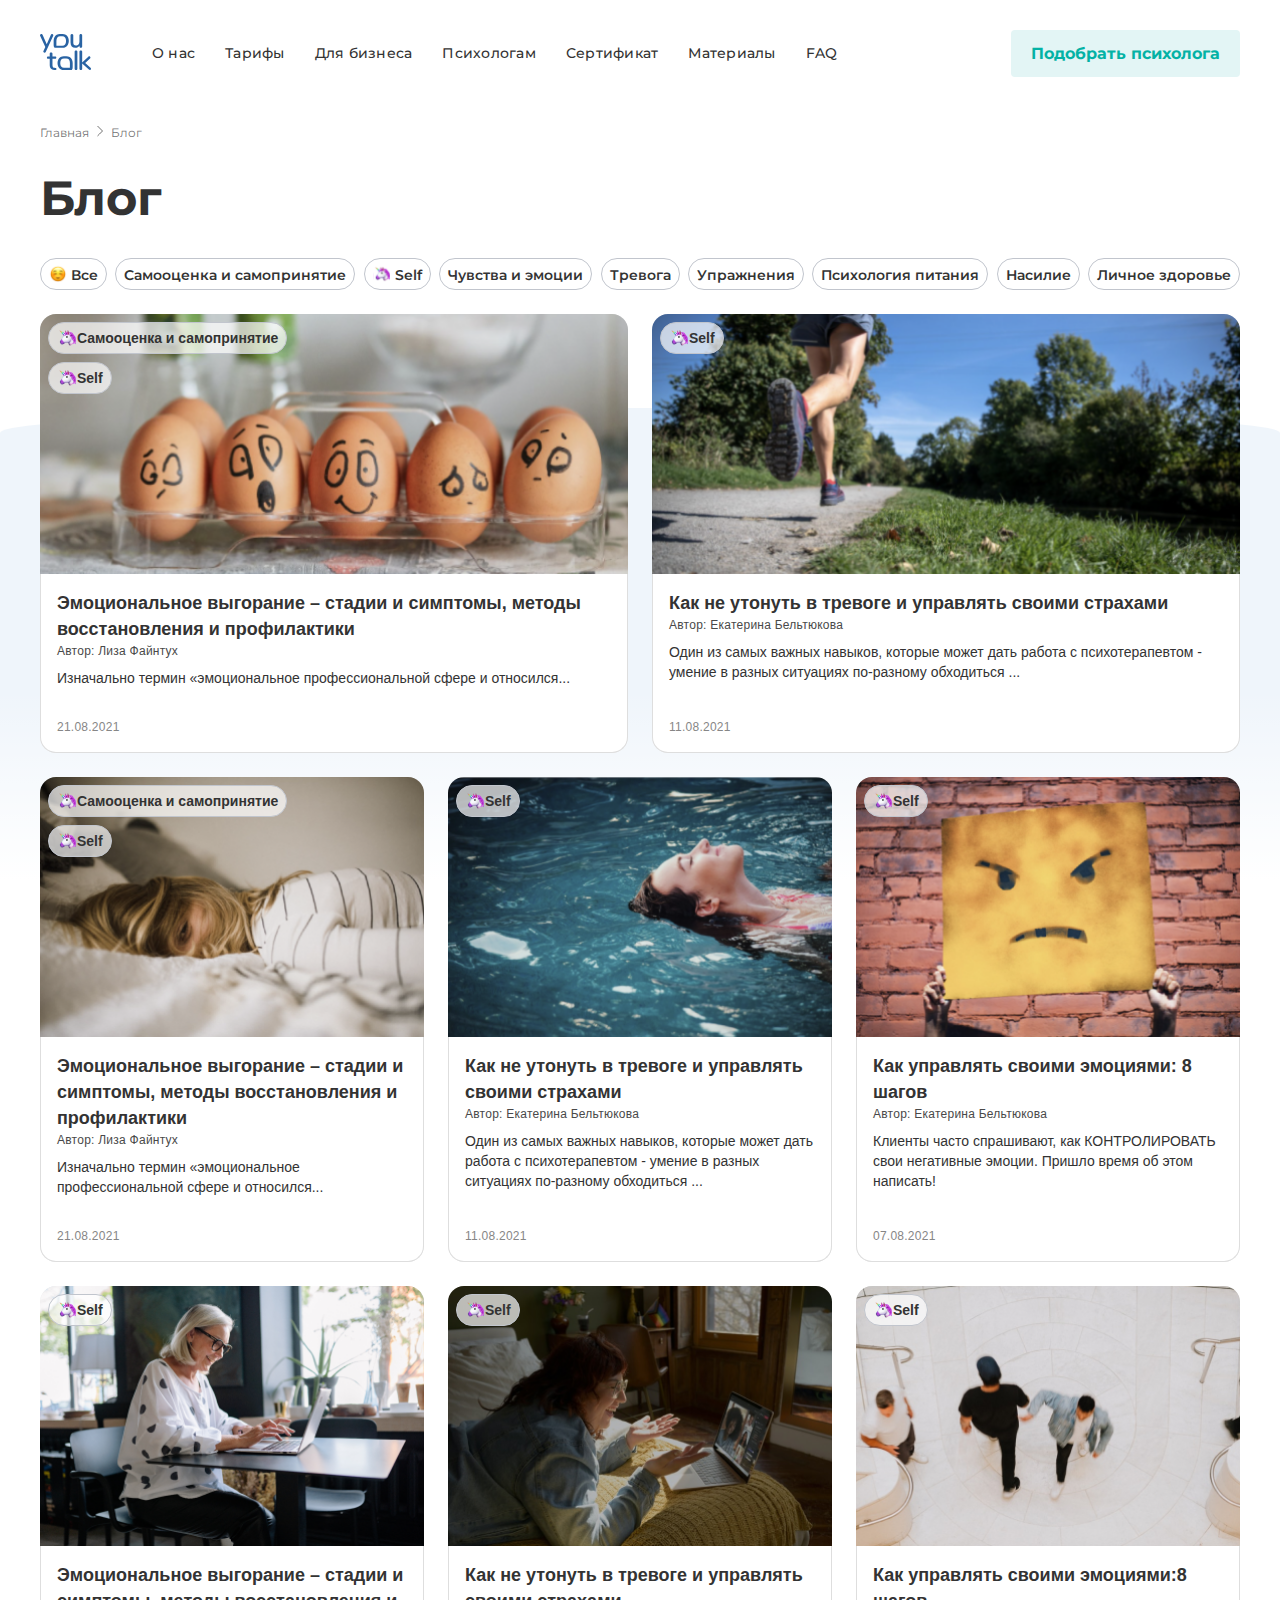
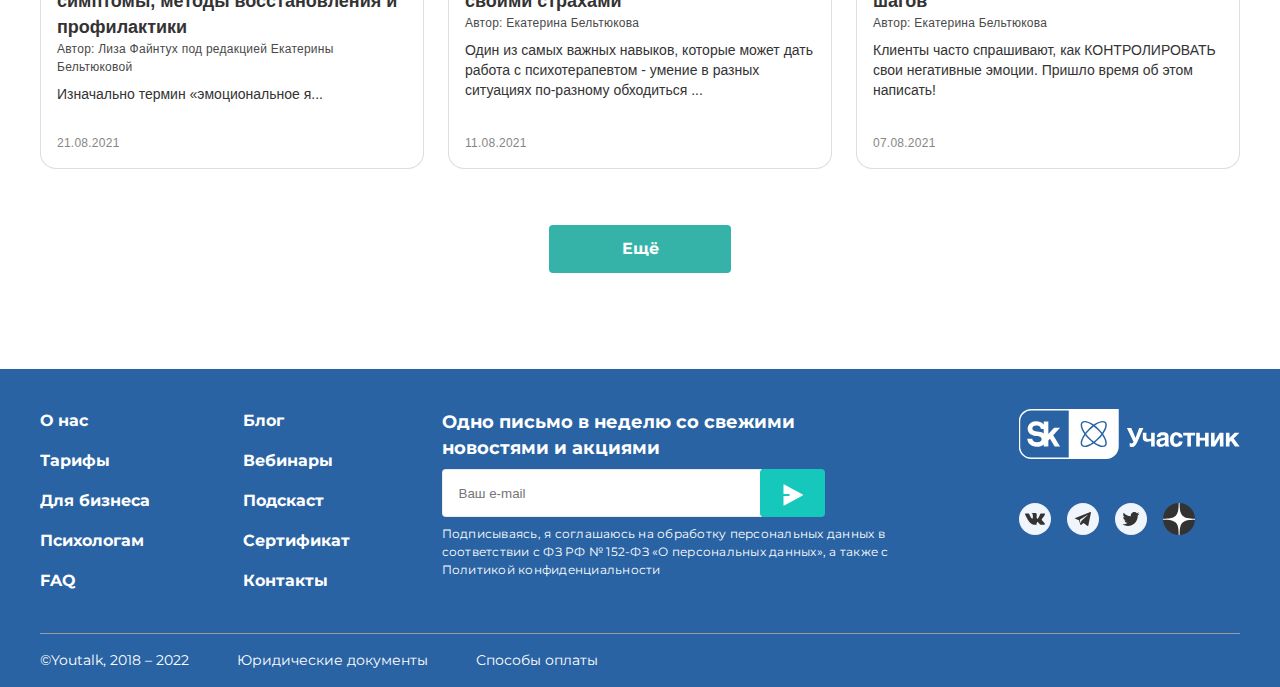
<file: index.html>
<!DOCTYPE html>
<html lang="en">
<head>
    <meta charset="UTF-8">
    <meta name="viewport" content="width=device-width, initial-scale=1.0">
    <title>Подбор и консультация психолога онлайн — сервис по поиску психологической помощи Youtalk</title>
    <link rel="stylesheet" href="css/style.css">
    <link rel="stylesheet" href="css/media.css">
    <link rel="preconnect" href="https://fonts.googleapis.com">
<link rel="preconnect" href="https://fonts.gstatic.com" crossorigin>
<link href="https://fonts.googleapis.com/css2?family=Montserrat:ital,wght@0,300;0,400;0,500;0,600;0,700;1,300;1,400;1,500;1,600;1,700&display=swap" rel="stylesheet">
</head>
<body>

    <div class="wrapper">
        <header class="header">
            <div class="container">
                <div class="header__inner">
                    <a href="#" class="logo">
                        <img class="ligo_img" src="img/logo.svg" alt="">
                    </a>
                    <div class="burger-menu">
                        <div class="burger"></div>
                      </div>
                    <!--ID указан чтобы потом добавить JS для бургер кнопки.-->
                      <nav class="nav-menu" id="navMenu">
                        <ul>
                          <li><a href="#">Пункт 1</a></li>
                          <li><a href="#">Пункт 2</a></li>
                          <li><a href="#">Пункт 3</a></li>
                          <li><a href="#">Пункт 4</a></li>
                        </ul>
                      </nav>
                    <nav class="menu">
                        <ul class="menu__list">
                            <li class="menu__list-item">
                                <a href="#" class="menu__list-link">О&nbsp;нас</a>
                            </li>
                            <li class="menu__list-item">
                                <a href="#" class="menu__list-link">Тарифы</a>
                            </li>
                            <li class="menu__list-item">
                                <a href="#" class="menu__list-link">Для&nbsp;бизнеса</a>
                            </li>
                            <li class="menu__list-item">
                                <a href="#" class="menu__list-link">Психологам</a>
                            </li>
                            <li class="menu__list-item">
                                <a href="#" class="menu__list-link">Сертификат</a>
                            </li>
                            <li class="menu__list-item">
                                <a href="#" class="menu__list-link">Материалы</a>
                            </li>
                            <li class="menu__list-item">
                                <a href="#" class="menu__list-link">FAQ</a>
                            </li>
                        </ul>
                    </nav>
                    <a href="#" class="nav__btn-link">Подобрать&nbsp;психолога</a>
                </div>
            </div>
        </header>
        <main class="main">
            <div class="container">
                <nav class="breadcrumbs">
                    <ul>
                      <li><a href="#">Главная</a></li>
                      <li>Блог</li>
                    </ul>
                  </nav>
                  <h1 class="blog-title">Блог</h1>
                  <ul class="teggs">
                    <li tabindex="1"><img src="img/SmilingFace.svg" alt="">Все</li>
                    <li tabindex="2">Самооценка и самопринятие</li>
                    <li tabindex="3"><img src="img/Unicorn.svg" alt="">Self</li>
                    <li tabindex="4">Чувства и эмоции</li>
                    <li tabindex="5">Тревога</li>
                    <li tabindex="6">Упражнения</li>
                    <li tabindex="7">Психология питания</li>
                    <li tabindex="8">Насилие</li>
                    <li tabindex="9">Личное здоровье</li>
                  </ul>
                  <div class="card___card">
                    <button class="card" onclick="">
                        <div class="card__img-blok">
                            <img class="card__img" src="img/card_1.png" alt="">
                            <ul class="teggs__card">
                                <li><img src="img/Unicorn.svg" alt="">Самооценка и самопринятие</li>
                                <li><img src="img/Unicorn.svg" alt="">Self</li>
                            </ul>
                        </div>
                        <div class="card__info">
                        <h4 class="card__title">Эмоциональное выгорание – стадии и симптомы, методы восстановления и профилактики</h4>
                        <p class="card_avtor">Автор: Лиза Файнтух</p>
                        <p class="card__text">Изначально термин «эмоциональное профессиональной сфере и относился...</p>
                        <p class="card__data">21.08.2021</p>
                        </div>
                      </button>
                      <button class="card" onclick="window.open('index copy.html', '_blank')">
                        <div class="card__img-blok">
                            <img class="card__img" src="img/card_2.png" alt="">
                        <ul class="teggs__card">
                            <li><img src="img/Unicorn.svg" alt="">Self</li>
                        </ul>
                        </div>
                        <div class="card__info">
                        <h4 class="card__title">Как не утонуть в тревоге и управлять своими страхами</h4>
                        <p class="card_avtor">Автор: Екатерина Бельтюкова</p>
                        <p class="card__text">Один из самых важных навыков, которые может дать работа с психотерапевтом - умение в разных ситуациях по-разному обходиться ...</p>
                        <p class="card__data">11.08.2021</p>
                        </div>
                      </button>
                      <button class="card" onclick="">
                        <div class="card__img-blok">
                            <img class="card__img" src="img/card_3.png" alt="">
                        <ul class="teggs__card">
                            <li><img src="img/Unicorn.svg" alt="">Самооценка и самопринятие</li>
                            <li><img src="img/Unicorn.svg" alt="">Self</li>
                        </ul>
                        </div>
                        <div class="card__info">
                        <h4 class="card__title">Эмоциональное выгорание – стадии и симптомы, методы восстановления и профилактики</h4>
                        <p class="card_avtor">Автор: Лиза Файнтух</p>
                        <p class="card__text">Изначально термин «эмоциональное профессиональной сфере и относился...</p>
                        <p class="card__data">21.08.2021</p>
                        </div>
                      </button>
                      <button class="card" onclick="">
                        <div class="card__img-blok">
                            <img class="card__img" src="img/card_4.png" alt="">
                        <ul class="teggs__card">
                            <li><img src="img/Unicorn.svg" alt="">Self</li>
                        </ul>
                        </div>
                        <div class="card__info">
                        <h4 class="card__title">Как не утонуть в тревоге и управлять своими страхами</h4>
                        <p class="card_avtor">Автор: Екатерина Бельтюкова</p>
                        <p class="card__text">Один из самых важных навыков, которые может дать работа с психотерапевтом - умение в разных ситуациях по-разному обходиться ...</p>
                        <p class="card__data">11.08.2021</p>
                        </div>
                      </button>
                      <button class="card" onclick="">
                        <div class="card__img-blok">
                            <img class="card__img" src="img/card_5.png" alt="">
                        <ul class="teggs__card">
                            <li><img src="img/Unicorn.svg" alt="">Self</li>
                        </ul>
                        </div>
                        <div class="card__info">
                        <h4 class="card__title">Как управлять своими эмоциями: 8 шагов</h4>
                        <p class="card_avtor">Автор: Екатерина Бельтюкова</p>
                        <p class="card__text">Клиенты часто спрашивают, как КОНТРОЛИРОВАТЬ свои негативные эмоции. Пришло время об этом написать!</p>
                        <p class="card__data">07.08.2021</p>
                        </div>
                      </button>
                      <button class="card" onclick="">
                        <div class="card__img-blok">
                            <img class="card__img" src="img/card_6.png" alt="">
                        <ul class="teggs__card">
                            <li><img src="img/Unicorn.svg" alt="">Self</li>
                        </ul>
                        </div>
                        <div class="card__info">
                        <h4 class="card__title">Эмоциональное выгорание – стадии и симптомы, методы восстановления и профилактики</h4>
                        <p class="card_avtor">Автор: Лиза Файнтух под редакцией  Екатерины Бельтюковой</p>
                        <p class="card__text">Изначально термин «эмоциональное я...</p>
                        <p class="card__data">21.08.2021</p>
                        </div>
                      </button>
                      <button class="card" onclick="">
                        <div class="card__img-blok">
                            <img class="card__img" src="img/card_7.png" alt="">
                        <ul class="teggs__card">
                            <li><img src="img/Unicorn.svg" alt="">Self</li>
                        </ul>
                        </div>
                        <div class="card__info">
                        <h4 class="card__title">Как не утонуть в тревоге и управлять своими страхами</h4>
                        <p class="card_avtor">Автор: Екатерина Бельтюкова</p>
                        <p class="card__text">Один из самых важных навыков, которые может дать работа с психотерапевтом - умение в разных ситуациях по-разному обходиться ...</p>
                        <p class="card__data">11.08.2021</p>
                        </div>
                      </button>
                      <button class="card" onclick="">
                        <div class="card__img-blok">
                            <img class="card__img" src="img/card_8.png" alt="">
                        <ul class="teggs__card">
                            <li><img src="img/Unicorn.svg" alt="">Self</li>
                        </ul>
                        </div>
                        <div class="card__info">
                        <h4 class="card__title">Как управлять своими эмоциями:8 шагов</h4>
                        <p class="card_avtor">Автор: Екатерина Бельтюкова</p>
                        <p class="card__text">Клиенты часто спрашивают, как КОНТРОЛИРОВАТЬ свои негативные эмоции. Пришло время об этом написать!</p>
                        <p class="card__data">07.08.2021</p>
                        </div>
                      </button>
                  </div>

                    <div class="btn__bottom-wrapper">
                        <a class="btn__bottom-link" href="#">Ещё</a>
                    </div>
            </div>
        </main>
        <footer class="footer">
            <div class="container">
                <div class="row">
                    <nav class="footer__menu">
                        <ul class="footer__menu-list">
                            <li class="footer__menu-item"><a href="#" class="footer__menu-link">О нас</a></li>
                            <li class="footer__menu-item"><a href="#" class="footer__menu-link">Тарифы</a></li>
                            <li class="footer__menu-item"><a href="#" class="footer__menu-link">Для бизнеса</a></li>
                            <li class="footer__menu-item"><a href="#" class="footer__menu-link">Психологам</a></li>
                            <li class="footer__menu-item"><a href="#" class="footer__menu-link">FAQ</a></li>
                        </ul>
                        <ul class="footer__menu-list">
                           <li class="footer__menu-item"><a href="#" class="footer__menu-link">Блог</a></li>
                           <li class="footer__menu-item"><a href="#" class="footer__menu-link">Вебинары</a></li>
                           <li class="footer__menu-item"><a href="#" class="footer__menu-link">Подскаст</a></li>
                           <li class="footer__menu-item"><a href="#" class="footer__menu-link">Сертификат</a></li>
                           <li class="footer__menu-item"><a href="#" class="footer__menu-link">Контакты</a></li> 
                        </ul>
                    </nav>
                        <div class="footer__form-form">
                            <p class="footer__form-title">Одно письмо в неделю со свежими <br> новостями и акциями</p>
                        <form class="footer__form" action="#">
                            <input class="input" type="email" placeholder="Ваш e-mail">
                            <button class="form__btn" type="submit"><img src="img/form__btn.svg" alt=""></button>
                        </form>
                        <p class="footer__form-text">Подписываясь, я соглашаюсь на обработку персональных данных в соответствии с ФЗ РФ № 152-ФЗ «О персональных данных», а также с Политикой конфиденциальности</p>
                        </div>
                    <div class="contact">
                        <ul class="sk-logo">
                            <li class="sk-logo__item">
                                <a class="sk-logo__item-link" href="#">
                                    <img src="img/sk.svg" alt="">
                                </a>
                            </li>
                        </ul>
                        <ul class="app">
                            <li class="app__item">
                                <a class="app__item-link" href="#">
                                    <img src="img/vk.svg" alt="">
                                </a>
                            </li>
                            <li class="app__item">
                                <a class="app__item-link" href="#">
                                    <img src="img/tg.svg" alt="">
                                </a>
                            </li>
                            <li class="app__item">
                                <a class="app__item-link" href="#">
                                    <img src="img/tw.svg" alt="">
                                </a>
                            </li>
                            <li class="app__item">
                                <a class="app__item-link" href="#">
                                    <img src="img/dz.svg" alt="">
                                </a>
                            </li>
                        </ul>
                    </div>
                </div>
                <nav class="copy__nav">
                    <div class="create-line"></div>
                    <ul class="copy__nav-list">
                        <li class="copy__nav-item"><a href="" class="copy__nav-link" href="#">&copy;Youtalk, 2018 – 2022</a></li>
                        <li class="copy__nav-item"><a href="" class="copy__nav-link" href="#">Юридические документы</a></li>
                        <li class="copy__nav-item"><a href="" class="copy__nav-link" href="#">Способы оплаты</a></li>
                    </ul>
                </nav>
            </div>
        </footer>
    </div>

</body>
</html>
</file>
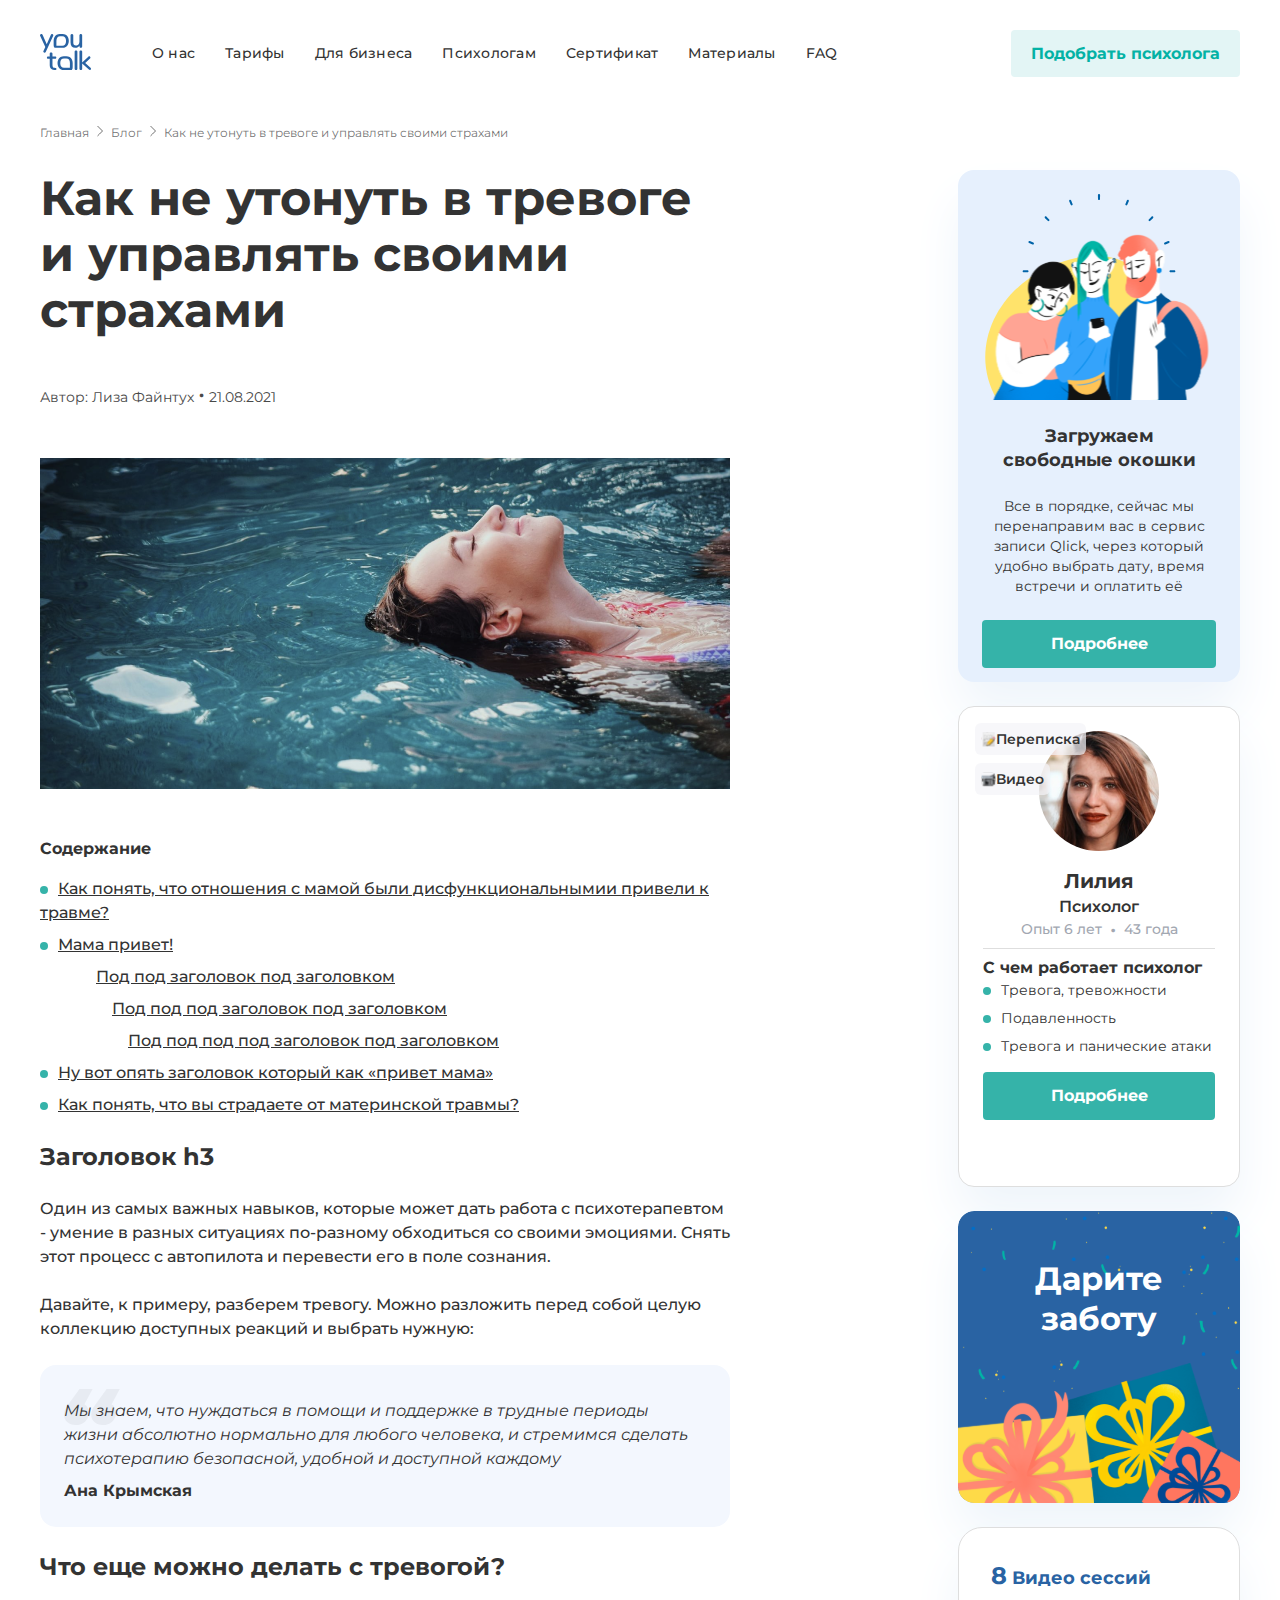
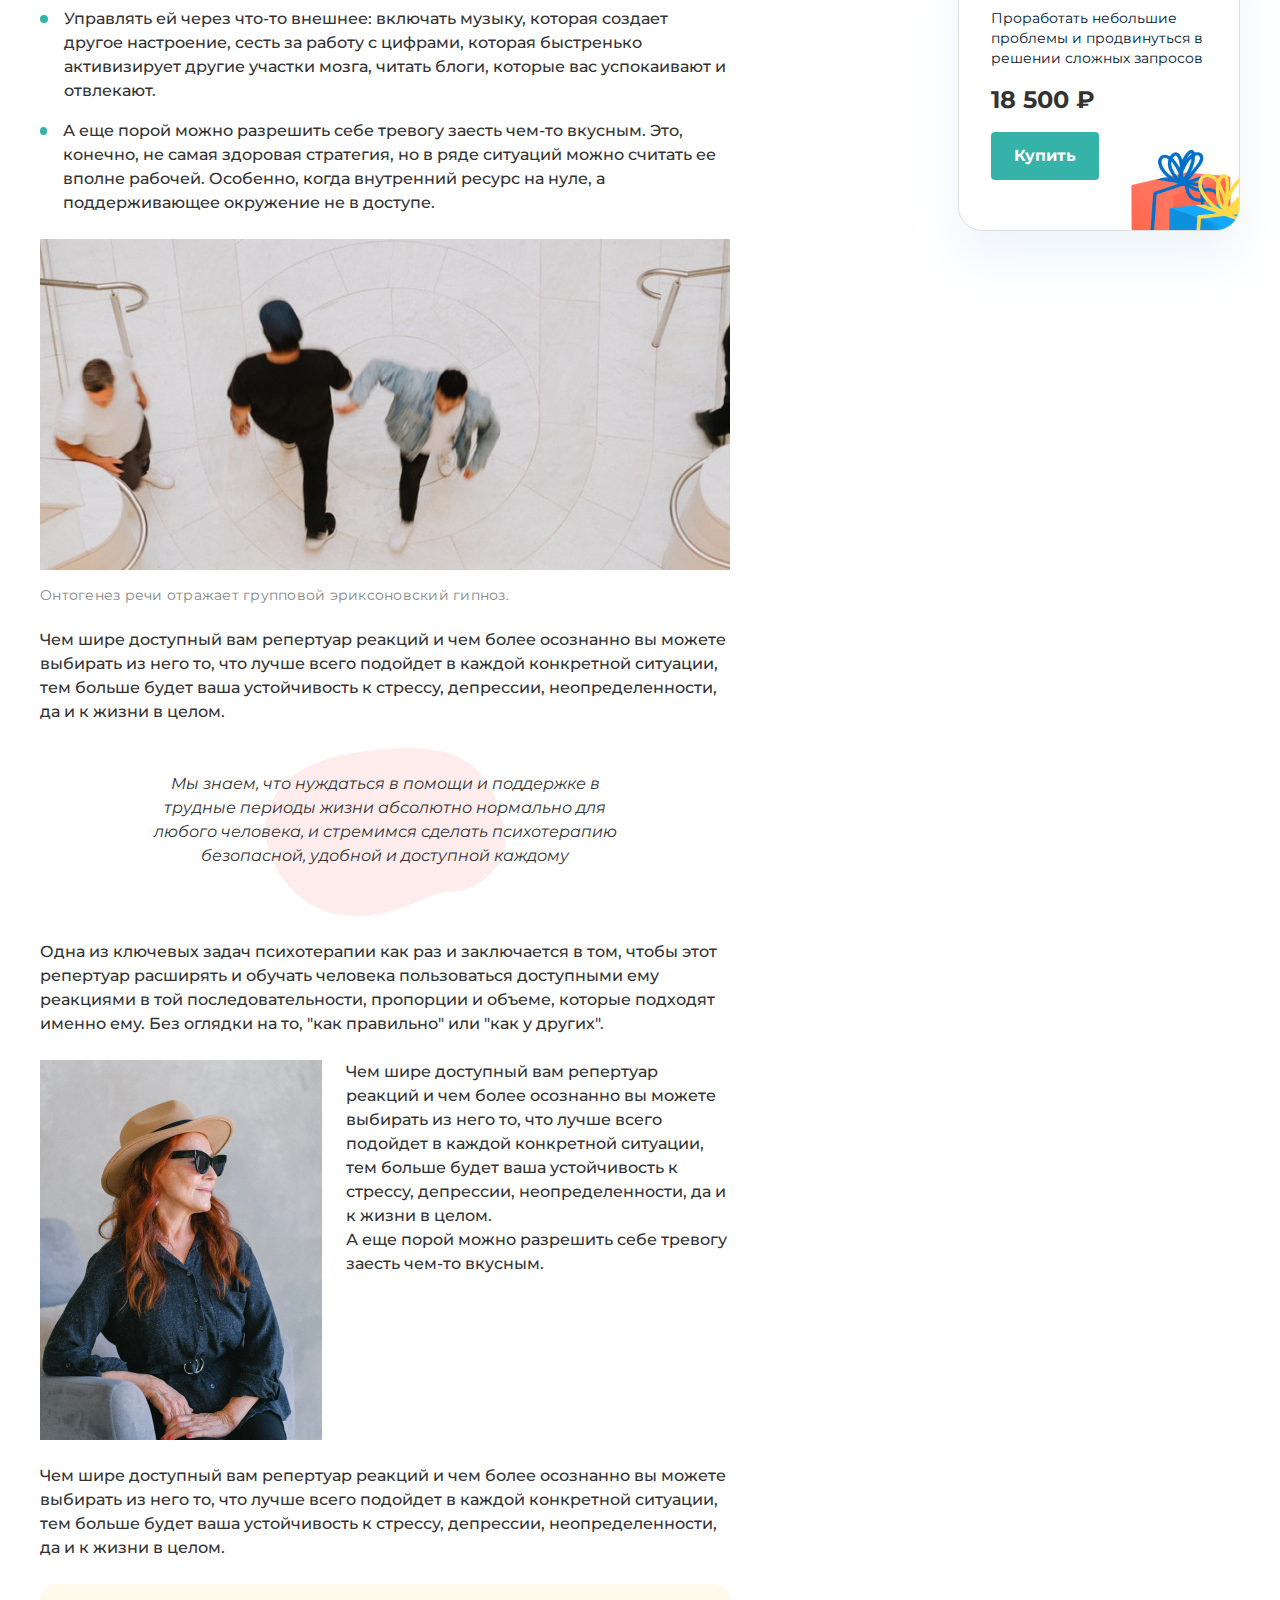
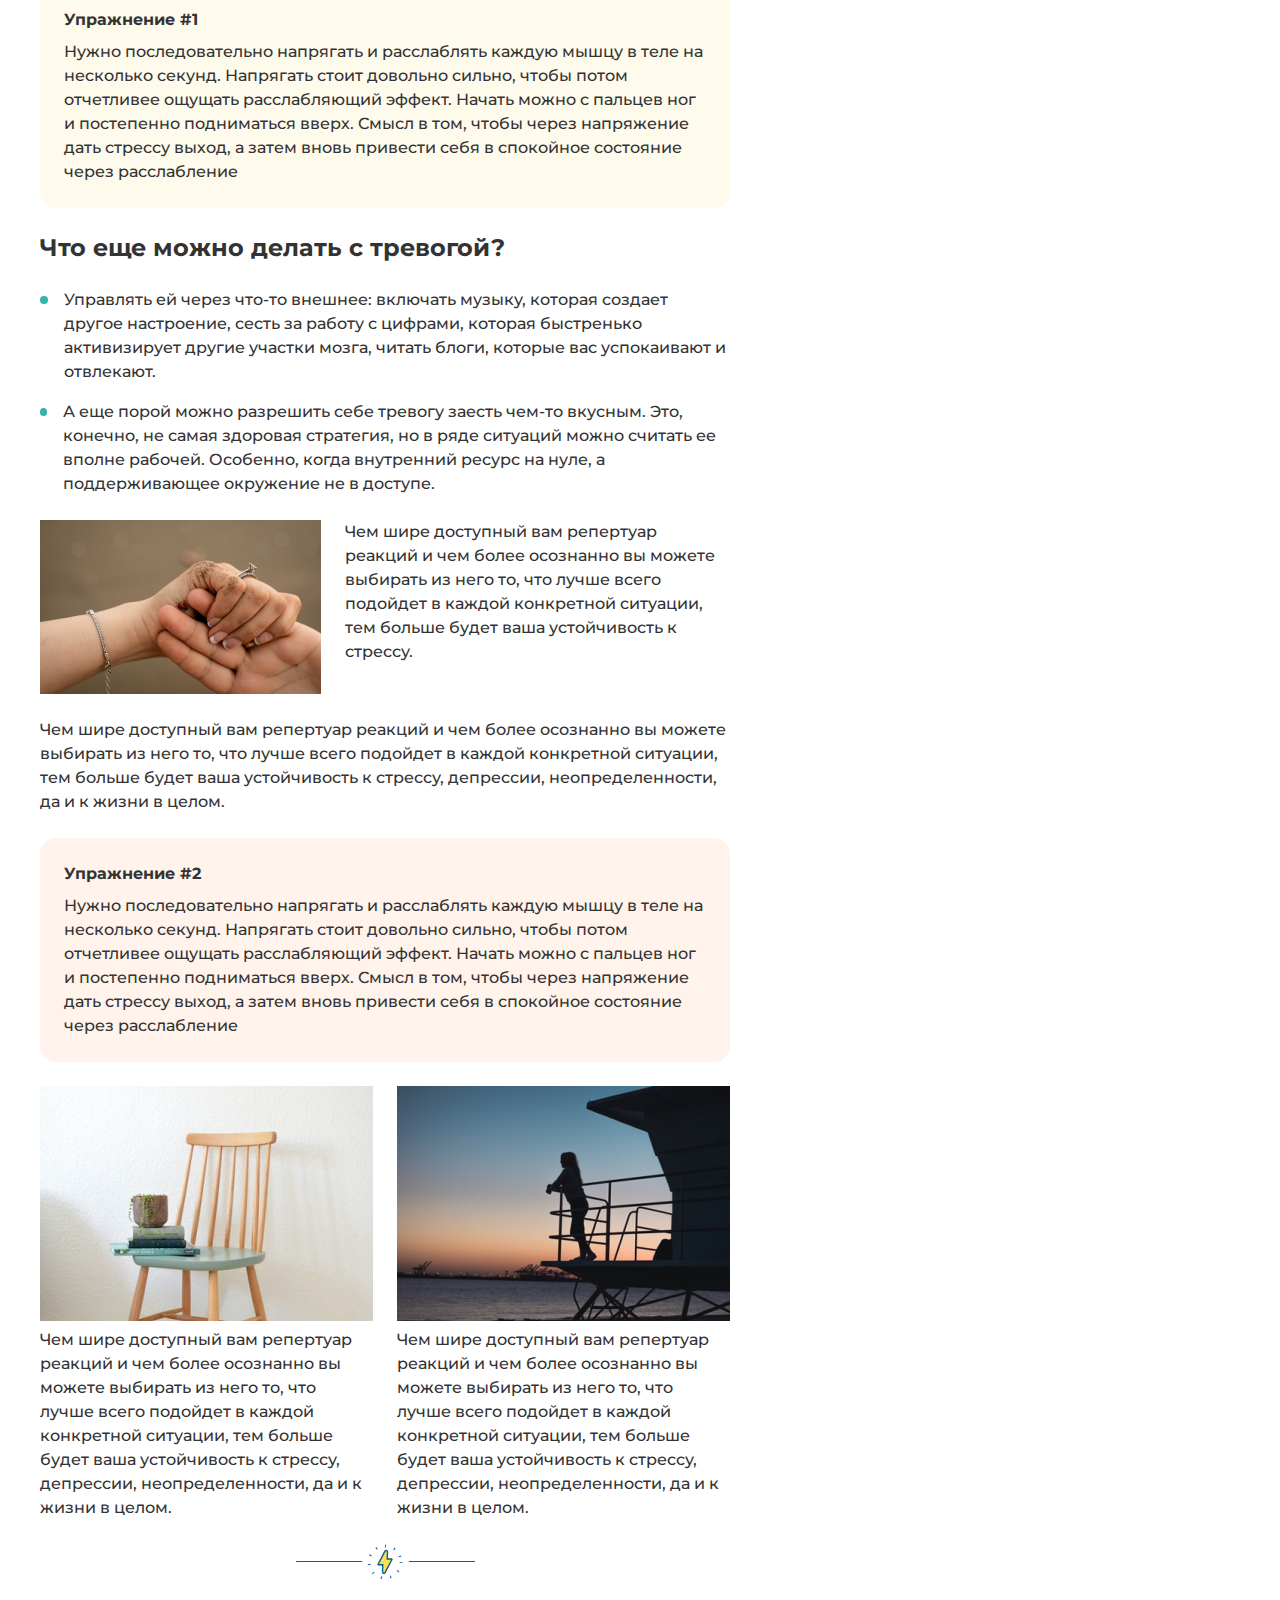
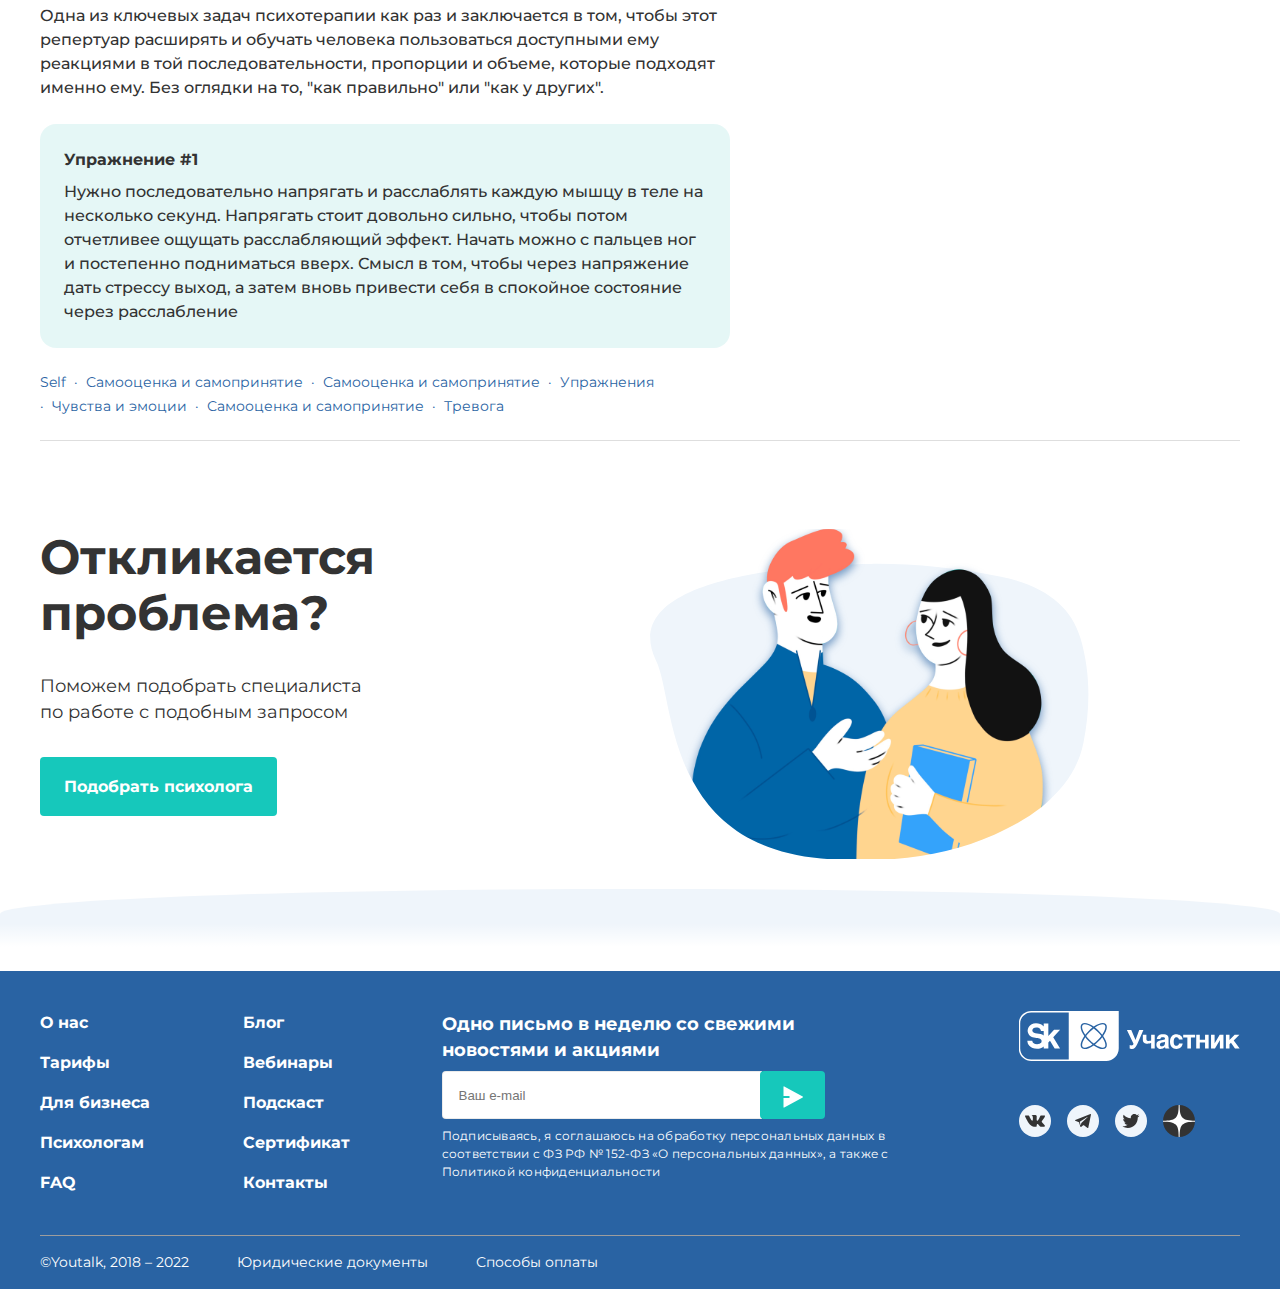
<file: index copy.html>
<!DOCTYPE html>
<html lang="en">
<head>
    <meta charset="UTF-8">
    <meta name="viewport" content="width=device-width, initial-scale=1.0">
    <title>Подбор и консультация психолога онлайн — сервис по поиску психологической помощи Youtalk</title>
    <link rel="stylesheet" href="css/style.css">
    <link rel="stylesheet" href="css/media.css">
    <link rel="preconnect" href="https://fonts.googleapis.com">
<link rel="preconnect" href="https://fonts.gstatic.com" crossorigin>
<link href="https://fonts.googleapis.com/css2?family=Montserrat:ital,wght@0,300;0,400;0,500;0,600;0,700;1,300;1,400;1,500;1,600;1,700&display=swap" rel="stylesheet">
</head>
<body>

    <div class="wrapper">
        <header class="header">
            <div class="container">
                <div class="header__inner">
                    <a href="#" class="logo">
                        <img class="ligo_img" src="img/logo.svg" alt="">
                    </a>
                    <div class="burger-menu">
                        <div class="burger"></div>
                      </div>
                      <nav class="nav-menu" id="navMenu">
                        <ul>
                          <li><a href="#">Пункт 1</a></li>
                          <li><a href="#">Пункт 2</a></li>
                          <li><a href="#">Пункт 3</a></li>
                          <li><a href="#">Пункт 4</a></li>
                        </ul>
                      </nav>
                    <nav class="menu">
                        <ul class="menu__list">
                            <li class="menu__list-item">
                                <a href="#" class="menu__list-link">О&nbsp;нас</a>
                            </li>
                            <li class="menu__list-item">
                                <a href="#" class="menu__list-link">Тарифы</a>
                            </li>
                            <li class="menu__list-item">
                                <a href="#" class="menu__list-link">Для&nbsp;бизнеса</a>
                            </li>
                            <li class="menu__list-item">
                                <a href="#" class="menu__list-link">Психологам</a>
                            </li>
                            <li class="menu__list-item">
                                <a href="#" class="menu__list-link">Сертификат</a>
                            </li>
                            <li class="menu__list-item">
                                <a href="#" class="menu__list-link">Материалы</a>
                            </li>
                            <li class="menu__list-item">
                                <a href="#" class="menu__list-link">FAQ</a>
                            </li>
                        </ul>
                    </nav>
                    <a href="#" class="nav__btn-link">Подобрать&nbsp;психолога</a>
                </div>
            </div>
        </header>
        <main class="main_content">
            <div class="container">
                <nav class="breadcrumbs">
                    <ul>
                      <li><a href="#">Главная</a></li>
                      <li>Блог</li>
                      <li>Как не утонуть в тревоге и управлять своими страхами</li>
                    </ul>
                </nav>
                <div class="setka">
                    <div class="content">
                    <h1 class="blog-title-2">Как не утонуть в тревоге <br>и управлять своими страхами</h1>
                    <p class="blog-title__avtor-data">Автор: Лиза Файнтух <span>&bull;</span> 21.08.2021</p>
                          <img class="blog-title-img" src="img/pik-1.png" alt="">
                          <nav class="toc">
                            <p class="toc__title">Содержание</p>
                            <ul class="toc__link">
                                <li><a href="#">Как понять, что отношения с мамой были дисфункциональнымии привели к травме?</a></li>
                                <li><a href="#">Мама привет!</a></li>
                                <li class="no-bullet"><a href="#">Под под заголовок под заголовком</a></li>
                                <li class="no-bullet"><a href="#">Под под под заголовок под заголовком</a></li>
                                <li class="no-bullet"><a href="#">Под под под под заголовок под заголовком</a></li>
                                <li><a href="#">Ну вот опять заголовок который как «привет мама»</a></li>
                                <li><a href="#">Как понять, что вы страдаете от материнской травмы?</a></li>
                            </ul>
                          </nav>
                          <h3 class="h3">Заголовок h3</h3>
                          <p>Один из самых важных навыков, которые может дать работа с психотерапевтом - умение в разных ситуациях по-разному обходиться со своими эмоциями.  Снять этот процесс с автопилота и перевести его в поле сознания.</p>
                          <p>Давайте, к примеру, разберем тревогу. Можно разложить перед собой целую коллекцию доступных реакций и выбрать нужную:</p>
                          <div class="quote">
                            <p class="quote__text">Мы знаем, что нуждаться в помощи и поддержке в трудные периоды жизни абсолютно нормально для любого человека, и стремимся сделать психотерапию безопасной, удобной и доступной каждому</p>
                            <p class="quote__avtor">Ана Крымская</p>
                          </div>
                          <h3 class="h3">Что еще можно делать с тревогой?</h3>
                          <ul class="content__spisok">
                            <li><span>Управлять ей через что-то внешнее: включать музыку, которая создает другое настроение, сесть за работу с цифрами, которая быстренько активизирует другие участки мозга, читать блоги, которые вас успокаивают и отвлекают.</span></li>
                            <li><span>А еще порой можно разрешить себе тревогу заесть чем-то вкусным. Это, конечно, не самая здоровая стратегия, но в ряде ситуаций можно считать ее вполне рабочей. Особенно, когда внутренний ресурс на нуле, а поддерживающее окружение не в доступе.</span></li>
                          </ul>
                          <figure>
                            <img src="img/pik-2.png" alt="">
                            <figaptionc>Онтогенез речи отражает групповой эриксоновский гипноз.</figcaption>
                          </figure>
                          <p>Чем шире доступный вам репертуар реакций и чем более осознанно вы можете выбирать из него то, что лучше всего подойдет в каждой конкретной ситуации, тем больше будет ваша устойчивость к стрессу, депрессии, неопределенности, да и к жизни в целом.</p>
                          <div class="quote_blok">
                          <p>Мы знаем, что нуждаться в помощи и поддержке в трудные периоды жизни абсолютно нормально для любого человека, и стремимся сделать психотерапию безопасной, удобной и доступной каждому</p>
                            </div>
                          <p>Одна из ключевых задач психотерапии как раз и заключается в том, чтобы этот репертуар расширять и обучать человека пользоваться доступными ему реакциями в той последовательности, пропорции и объеме, которые подходят именно ему. Без оглядки на то, "как правильно" или "как у других".</p>
                          <div class="article">
                            <img class="article__img" src="img/pik-3.png" alt="">
                            <p class="article__text">Чем шире доступный вам репертуар реакций и чем более осознанно вы можете выбирать из него то, что лучше всего подойдет в каждой конкретной ситуации, тем больше будет ваша устойчивость к стрессу, депрессии, неопределенности, да и к жизни в целом. <br>А еще порой можно разрешить себе тревогу заесть чем-то вкусным. </p>
                          </div>
                          <p>Чем шире доступный вам репертуар реакций и чем более осознанно вы можете выбирать из него то, что лучше всего подойдет в каждой конкретной ситуации, тем больше будет ваша устойчивость к стрессу, депрессии, неопределенности, да и к жизни в целом.</p>
                          <div class="exercise-1">
                            <p class="exercise__title">Упражнение #1</p>
                            <p class="exercise__text">Нужно последовательно напрягать и расслаблять каждую мышцу в теле на несколько секунд. Напрягать стоит довольно сильно, чтобы потом отчетливее ощущать расслабляющий эффект. Начать можно с пальцев ног и постепенно подниматься вверх. Смысл в том, чтобы через напряжение дать стрессу выход, а затем вновь привести себя в спокойное состояние через расслабление</p>
                          </div>
                          <h3 class="h3">Что еще можно делать с тревогой?</h3>
                          <ul class="content__spisok">
                            <li><span>Управлять ей через что-то внешнее: включать музыку, которая создает другое настроение, сесть за работу с цифрами, которая быстренько активизирует другие участки мозга, читать блоги, которые вас успокаивают и отвлекают.</span></li>
                            <li><span>А еще порой можно разрешить себе тревогу заесть чем-то вкусным. Это, конечно, не самая здоровая стратегия, но в ряде ситуаций можно считать ее вполне рабочей. Особенно, когда внутренний ресурс на нуле, а поддерживающее окружение не в доступе.</span></li>
                          </ul>
                          <div class="article">
                            <img class="article__img" src="img/pik-4.png" alt="">
                            <p class="article__text">Чем шире доступный вам репертуар реакций и чем более осознанно вы можете выбирать из него то, что лучше всего подойдет в каждой конкретной ситуации, тем больше будет ваша устойчивость к стрессу.</p>
                          </div>
                          <p>Чем шире доступный вам репертуар реакций и чем более осознанно вы можете выбирать из него то, что лучше всего подойдет в каждой конкретной ситуации, тем больше будет ваша устойчивость к стрессу, депрессии, неопределенности, да и к жизни в целом.</p>
                          <div class="exercise-2">
                            <p class="exercise__title">Упражнение #2</p>
                            <p class="exercise__text">Нужно последовательно напрягать и расслаблять каждую мышцу в теле на несколько секунд. Напрягать стоит довольно сильно, чтобы потом отчетливее ощущать расслабляющий эффект. Начать можно с пальцев ног и постепенно подниматься вверх. Смысл в том, чтобы через напряжение дать стрессу выход, а затем вновь привести себя в спокойное состояние через расслабление</p>
                          </div>
                          <div class="article__to">
                            <div>
                                <img class="article__img" src="img/pik-5.png" alt="">
                            <p class="article__text">Чем шире доступный вам репертуар реакций и чем более осознанно вы можете выбирать из него то, что лучше всего подойдет в каждой конкретной ситуации, тем больше будет ваша устойчивость к стрессу, депрессии, неопределенности, да и к жизни в целом.</p>
                            </div>
                            <div>
                                <img class="article__img" src="img/pik-6.png" alt="">
                            <p class="article__text">Чем шире доступный вам репертуар реакций и чем более осознанно вы можете выбирать из него то, что лучше всего подойдет в каждой конкретной ситуации, тем больше будет ваша устойчивость к стрессу, депрессии, неопределенности, да и к жизни в целом.</p>
                            </div>
                          </div>
                          <div class="create-line__tu">
                            <img src="img/create-line.svg" alt="">
                          </div>
                          <p>Одна из ключевых задач психотерапии как раз и заключается в том, чтобы этот репертуар расширять и обучать человека пользоваться доступными ему реакциями в той последовательности, пропорции и объеме, которые подходят именно ему. Без оглядки на то, "как правильно" или "как у других".</p>
                          <div class="exercise-3">
                            <p class="exercise__title">Упражнение #1</p>
                            <p class="exercise__text">Нужно последовательно напрягать и расслаблять каждую мышцу в теле на несколько секунд. Напрягать стоит довольно сильно, чтобы потом отчетливее ощущать расслабляющий эффект. Начать можно с пальцев ног и постепенно подниматься вверх. Смысл в том, чтобы через напряжение дать стрессу выход, а затем вновь привести себя в спокойное состояние через расслабление</p>
                          </div>
                          <div class="breadcrumbs__tegs">
                            <ul>
                                <li>Self&nbsp;</li>
                                <li>Самооценка и самопринятие&nbsp;</li>
                                <li>Самооценка и самопринятие&nbsp;</li>
                                <li>Упражнения&nbsp;</li>
                                <li>Чувства и эмоции&nbsp;</li>
                                <li>Самооценка и самопринятие&nbsp;</li>
                                <li>Тревога&nbsp;</li>
                            </ul>
                          </div>
                          </div>
                          <div class="create-line-content"></div>
                        <div class="promo">
                            <div class="adv-promo">
                                <p class="adv-promo__title">Откликается проблема?</p>
                                <p class="adv-promo__text">Поможем подобрать специалиста по работе с подобным запросом</p>
                                <a class="adv-promo__link" href="">Подобрать психолога</a>
                            </div>
                            <div class="adv-promo__img">
                                <img src="img/pik-7.svg" alt="">
                        </div>
                    </div>
                    <aside class="aside">
                        <div class="aside__card-1">
                            <img class="aside__card-1__img" src="img/aside-card-1.svg" alt="">
                            <p class="aside__card__title">Загружаем<br>свободные окошки</p>
                            <p class="aside__card__text">Все в порядке, сейчас мы перенаправим вас в сервис записи Qlick, через который удобно выбрать дату,  время встречи и оплатить её</p>
                            <a class="aside__card__link" href="#">Подробнее</a>
                        </div>
                        <div class="aside__card-2">
                            <div class="aside__card-2__img-blok">
                                <img class="aside__card-2__img" src="img/Rectangle.png" alt="">
                            <ul class="teggs__card-2">
                                <li><img src="img/note.svg" alt="">Переписка</li>
                                <li><img src="img/cam.svg" alt="">Видео</li>
                            </ul>
                            </div>
                            <div class="info__card">
                                <p class="info__card-name">Лилия</p>
                                <p class="info__card-prof">Психолог</p>
                                <p class="info__card-experience">Опыт 6 лет <span>&bull;</span> 43 года</p>
                                <div class="info__card__create-line"></div>
                                <div class="aside__card-22">
                                    <p class="aside__card__title-2">С чем работает психолог</p>
                                <ul class="aside__card__text-2">
                                    <li>Тревога, тревожности</li>
                                    <li>Подавленность</li>
                                    <li>Тревога и панические атаки</li>
                                </ul>
                                </div>
                                <a class="aside__card__link" href="#">Подробнее</a>
                            </div> 
                        </div>
                        <div class="aside__card-3">
                            <a class="aside__card-3__link" href="#">Дарите<br>заботу</a>
                        </div>
                        <div class="aside__card-4">
                            <p class="aside__card__title-4"><span>8</span> Видео сессий</p>
                            <p class="aside__card__text-4">Проработать небольшие проблемы и продвинуться в решении сложных запросов</p>
                            <p class="aside__card__praise-4">18 500 ₽</p>
                            <a class="aside__card__link-4" href="#">Купить</a>
                        </div>
                    </aside>
                </div>
            </div>
        </main>
        <footer class="footer">
            <div class="container">
                <div class="row">
                    <nav class="footer__menu">
                        <ul class="footer__menu-list">
                            <li class="footer__menu-item"><a href="#" class="footer__menu-link">О нас</a></li>
                            <li class="footer__menu-item"><a href="#" class="footer__menu-link">Тарифы</a></li>
                            <li class="footer__menu-item"><a href="#" class="footer__menu-link">Для бизнеса</a></li>
                            <li class="footer__menu-item"><a href="#" class="footer__menu-link">Психологам</a></li>
                            <li class="footer__menu-item"><a href="#" class="footer__menu-link">FAQ</a></li>
                        </ul>
                        <ul class="footer__menu-list">
                           <li class="footer__menu-item"><a href="#" class="footer__menu-link">Блог</a></li>
                           <li class="footer__menu-item"><a href="#" class="footer__menu-link">Вебинары</a></li>
                           <li class="footer__menu-item"><a href="#" class="footer__menu-link">Подскаст</a></li>
                           <li class="footer__menu-item"><a href="#" class="footer__menu-link">Сертификат</a></li>
                           <li class="footer__menu-item"><a href="#" class="footer__menu-link">Контакты</a></li> 
                        </ul>
                    </nav>
                        <div class="footer__form-form">
                            <p class="footer__form-title">Одно письмо в неделю со свежими <br> новостями и акциями</p>
                        <form class="footer__form" action="#">
                            <input class="input" type="email" placeholder="Ваш e-mail">
                            <button class="form__btn" type="submit"><img src="img/form__btn.svg" alt=""></button>
                        </form>
                        <p class="footer__form-text">Подписываясь, я соглашаюсь на обработку персональных данных в соответствии с ФЗ РФ № 152-ФЗ «О персональных данных», а также с Политикой конфиденциальности</p>
                        </div>
                    <div class="contact">
                        <ul class="sk-logo">
                            <li class="sk-logo__item">
                                <a class="sk-logo__item-link" href="#">
                                    <img src="img/sk.svg" alt="">
                                </a>
                            </li>
                        </ul>
                        <ul class="app">
                            <li class="app__item">
                                <a class="app__item-link" href="#">
                                    <img src="img/vk.svg" alt="">
                                </a>
                            </li>
                            <li class="app__item">
                                <a class="app__item-link" href="#">
                                    <img src="img/tg.svg" alt="">
                                </a>
                            </li>
                            <li class="app__item">
                                <a class="app__item-link" href="#">
                                    <img src="img/tw.svg" alt="">
                                </a>
                            </li>
                            <li class="app__item">
                                <a class="app__item-link" href="#">
                                    <img src="img/dz.svg" alt="">
                                </a>
                            </li>
                        </ul>
                    </div>
                </div>
                <nav class="copy__nav">
                    <div class="create-line"></div>
                    <ul class="copy__nav-list">
                        <li class="copy__nav-item"><a href="" class="copy__nav-link" href="#">&copy;Youtalk, 2018 – 2022</a></li>
                        <li class="copy__nav-item"><a href="" class="copy__nav-link" href="#">Юридические документы</a></li>
                        <li class="copy__nav-item"><a href="" class="copy__nav-link" href="#">Способы оплаты</a></li>
                    </ul>
                </nav>
            </div>
        </footer>
    </div>

</body>
</html>
</file>
<file: css/style.css>
*, *::before, *::after {
	padding: 0;
	margin: 0;
	border: 0;
	box-sizing: inherit;
}

h1, h2, h3, h4, h5, h6 {
	font-weight: inherit;
	font-size: inherit;
}
ul {
	list-style-type: none;
}
a {
	text-decoration: none;
	color: inherit;
}

html {
	height: 100%;
	box-sizing: border-box;
	width: 100%;
}

body {
	font-family: 'Montserrat', sans-serif;
	font-size: 14px;
	font-weight: 400;
	height: 100%;
}

.wrapper {
	min-height: 100%;
	display: flex;
	flex-direction: column;
}

.container {
	max-width: 1220px;
	margin: 0 auto;
	padding: 0 10px;
	height: 100%;
}

.header__inner {
	padding: 30px 0;
	display: flex;
	align-items: center;
	margin-bottom: 16px;
	justify-content: space-between;
}

.logo {
	margin-right: 51px;
}

.menu__list {
	display: flex;
	gap: 30px;
	font-weight: 500;
	line-height: 114%;
	letter-spacing: 0.25px;
}

.menu__list-link {
	color: #333;
	font-weight: 500;
}

.nav__btn-link {
	margin-left: 164px;
	padding: 14px 20px;
	background: #E3F5F5;
	border-radius: 4px;
	font-size: 16px;
	font-weight: 700;
	color: #03B2A5;
}

.breadcrumbs ul {
	display: inline-flex;
	align-items: flex-start;
	align-items:center;
	gap: 8px;
	padding-bottom: 30px;
  }
  
  .breadcrumbs li {
	display: flex;
	align-items: center;
	color: rgba(51, 51, 51, 0.70);
	font-size: 12px;
	font-style: normal;
	font-weight: 400;
  }

  .breadcrumbs li a {
	color: rgba(51, 51, 51, 0.70);
	font-size: 12px;
	font-style: normal;
	font-weight: 400;
  }
  
  .breadcrumbs li+li:before {
	padding-right: 8px;
	content: url(../img/bread.svg);
  }
  
  .burger-menu {
	position: relative;
	width: 40px;
	height: 40px;
	cursor: pointer;
	z-index: 100;
	display: none;
  }
  
  .burger {
	position: relative;
	width: 100%;
	height: 40px;
	background: url(../img/burger.svg);
	transition: 0.3s;
  }

  .nav-menu {
	position: fixed;
	top: 0;
	left: -100%;
	width: 100%;
	height: 100%;
	background-color: #333;
	display: flex;
	justify-content: center;
	align-items: center;
	opacity: 0;
	transition: 0.3s;
  }
  
  .nav-menu ul {
	list-style: none;
	padding: 0;
	margin: 0;
  }
  
  .nav-menu a {
	text-decoration: none;
	color: #0d0d0d;
	font-size: 24px;
	padding: 4px 8px;
  
  }
  
  .nav-menu a:hover {
	background-color: #555;
  }

.footer {
	background-color: #2963A3;
	padding: 40px 0 17px 0;
	color: #fff;
	z-index: 9999;
}

.row {
	display: flex;
	justify-content: space-between;
}

.footer__menu-item {
	padding-bottom: 16px;
}

.footer__menu {
	display: flex;
	align-items: flex-start;
	gap: 93px;
	font-size: 16px;
	font-style: normal;
	font-weight: 700;
	line-height: 24px;
}

.footer__form-form {
	display: flex;
	flex-direction: column;
	align-items: flex-start;
	max-width: 486px;
	margin: 0 10px;
}

.footer__form-title {
	font-size: 18px;
	font-style: normal;
	font-weight: 700;
	line-height: 26px; 
}

.footer__form-text {
	font-size: 12px;
	font-style: normal;
	font-weight: 400;
	line-height: 18px; 
	letter-spacing: 0.25px;
	
}

.footer__form {
	display: inline-flex;
	align-items: center;
	margin: 8px 0;
}

.contact {
	flex-direction: column;
}

.app {
	display: flex;
	gap: 16px;
}

.input {
	padding: 14px 16px;
	border-radius:  4px 0 0 4px;
	border: 1px solid rgba(157, 157, 157, 0.20);
	background: #FFF;
	width: 320px;
	height: 48px;
	margin-right: -2px;
}

.form__btn {
	padding: 14px 20px;
	border-radius: 4px;
	background: #16C8BB;
	height: 48px;
}

.sk-logo {
	margin-bottom: 40px;
}

.create-line {
	max-width: 1200px;
	border-top: 1px solid #9D9D9D;
	margin: 24px 0 16px 0;
  }

  .copy__nav-list {
	display: flex;
	gap: 48px;
  }

  .copy__nav-item{
	font-size: 14px;
	font-style: normal;
	font-weight: 400;
	line-height: 20px; 
  }

  .main {
	flex-grow: 1;
	min-height: calc(100 - 76px);
    background-color: rgb(255, 255, 255);
	z-index: 1;
	position: relative;
  }

  .main::before {
	content: "";
    position: absolute;
    top: 285px;
    height: 672px;
    width: 100%;
    background: linear-gradient(rgba(255, 255, 255, 0) 41.95%, rgb(255, 255, 255) 70.27%), rgb(239, 245, 251);
    left: 0px;
    border-radius: 50% 50% 0px 0px / 25px 25px 0px 0px;
	z-index: -1;
}

.blog-title {
	color: var(--text-primary, #333);
	font-size: 48px;
	font-style: normal;
	font-weight: 700;
	line-height: 56px;
	margin-bottom: 32px;
}

.teggs {
	margin-bottom: 24px;
    display: flex;
    flex-flow: wrap;
	gap: 4px;
	align-items: flex-start;
	align-self: stretch;
	justify-content: space-between;
}

.teggs li {
	display: flex;
	padding: 6px 8px;
	border-radius: 24px;
	border: 1px solid #C1C5CD;
	width: fit-content !important;
    height: 32px;
	color: #333;
	font-style: normal;
	font-weight: 600;
	line-height: 20px;
	cursor: pointer;
	box-sizing: border-box;
}

.teggs li:hover {
	border: 2px solid #16C8BB;
	padding: 5px 7px;
}

.teggs li:focus {
	border: 2px solid #16C8BB;
	padding: 5px 7px;
}

.teggs li img {
	padding-right: 4px;
}

.btn__bottom-wrapper {
    display: flex;
    justify-content: center;
	margin-top: 56px;
	margin-bottom: 96px;
}

.btn__bottom-link {
	color: #FFF;
	font-size: 16px;
	font-style: normal;
	font-weight: 700;
	line-height: 24px; 
	padding: 12px 72.5px;
	border-radius: 4px;
	background: #35B3A9;
}

.card___card {
	display: grid;
	grid-template-columns: repeat(6, minmax(0, 1fr)); 
	grid-gap: 24px;
  }
  .card___card > button.card:nth-child(1) {
	grid-column: 1 / 4; 
  }
  .card___card > button.card:nth-child(2) {
	grid-column: 4 / 7; 
  }
  .card___card > button.card:nth-child(n+3) {
	grid-column: 1 / 3; 
  }
  .card___card > button.card:nth-child(n+4) {
	grid-column: 3 / 5; 
  }
  .card___card > button.card:nth-child(n+5) {
	grid-column: 5 / 7; 
  }
  .card___card > button.card:nth-child(n+6) {
	grid-column: 1 / 3; 
  }
  .card___card > button.card:nth-child(n+7) {
	grid-column: 3 / 5; 
  }
  .card___card > button.card:nth-child(n+8) {
	grid-column: 5 / 7; 
  }

  .card {
	border-radius: 16px;
	cursor: pointer;
	display: flex;
	flex-direction: column;
	justify-content: space-between;
	width: 100%;
  }

  .card__img-blok {
	position: relative;
	color: #333;
	font-size: 14px;
	font-style: normal;
	font-weight: 600;
	line-height: 20px;
	text-align: left;
	display: flex;
	align-items: flex-start;
	justify-content: space-between;
	width: 100%;
	height: 260px;
  }

  .teggs__card {
	position: absolute;
	top: 0;
  	left: 0;
	display: flex;
	flex-direction: column;
}
  .teggs__card li {
	border-radius: 24px;
	border: 1px solid #C1C5CD;
	background: rgba(255, 255, 255, 0.70);
	padding: 6px 8px;
	margin: 8px;
	margin-bottom: 0;
    position: relative;
    height: 32px;
    width: fit-content;
    display: flex;
    flex-direction: row;
    justify-content: center;
    align-items: center;
  }

.card__img {
	display: block;
	border-radius: 16px 16px 0 0;
	width: 100%;
	height: 260px;
	object-fit: cover;
}

  .card__info {
	background: #FFF;
	border-radius: 0 0 16px 16px;
	border: 1px solid #DEDEDE;
	border-top: 0;
	text-align: left;
	padding: 16px;
	display: flex;
	margin-top: auto;
	flex-direction: column;
	width: 100%;
	flex-grow: 1;
	position: relative;
}

  .card__title {
	color: #333;
	font-size: 18px;
	font-style: normal;
	font-weight: 700;
	line-height: 26px;
  }

  .card_avtor {
	color: #494949;
	font-size: 12px;
	font-style: normal;
	font-weight: 400;
	line-height: 18px; 
	letter-spacing: 0.25px;
	padding-bottom: 8px;
  }

  .card__text {
	color: #333;
	font-size: 14px;
	font-style: normal;
	font-weight: 400;
	line-height: 20px;
	padding-bottom: 48px;
	}


  .card__data {
	position: absolute;
    bottom: 16px;
	color: #868686;
	font-size: 12px;
	font-style: normal;
	font-weight: 400;
	line-height: 18px; 
	letter-spacing: 0.25px;
	}

	.main_content {
		flex-grow: 1;
		min-height: calc(100 - 76px);
		background-color: rgb(255, 255, 255);
		z-index: 1;
		position: relative;
  }

  .main_content::before {
	content: "";
    position: absolute;
    bottom: 0;
    width: 100%;
	height: 82px;
    background: linear-gradient(rgba(255, 255, 255, 0) 41.95%, rgb(255, 255, 255) 70.27%), rgb(239, 245, 251);
    left: 0px;
    border-radius: 50% 50% 0px 0px / 25px 25px 0px 0px;
	z-index: -1;
}
.setka {
	display: grid;
	grid-template-areas:
	  "content content aside"
	  "content content aside"
	  "content content aside"
	  "create-line create-line create-line"
	  "promo promo promo";
	grid-template-columns: 2fr 1fr;
	grid-template-rows: 2fr 1fr;
	column-gap: 228px;
}
.aside {
	display: flex;
    grid-area: aside;
    gap: 24px;
    flex-direction: column;
	align-items: flex-end;
}
.content {
	grid-area: content;
	color: #333;
	font-size: 16px;
	font-style: normal;
	font-weight: 500;
	line-height: 24px; 
	display: flex;
    flex-direction: column;
    gap: 24px;
}
.promo {
	grid-area: promo;
	display: flex;
    justify-content: space-between;
	margin-bottom: 108px;
	margin-top: 72px;
}
.create-line-content {
	grid-area: create-line;
	width: 1200px;
	stroke-width: 1px;
	border-top: 1px solid #DEDEDE;
	margin: 24px 0 16px 0;
}
.aside__card-1 {
	display: flex;
	flex-direction: column;
	align-items: center;
	gap: 24px;
	width: 282px;
	height: 512px;
	padding: 24px;
	border-radius: 16px;
	background: #E6F0FD;
	box-shadow: 0px 30px 50px 0px #EFF5FB;
	z-index: 6;
}
.aside__card__title {
	color: #333;
	text-align: center;
	font-size: 18px;
	font-style: normal;
	font-weight: 700;
	line-height: 24px;
}
.aside__card__text {
	align-self: stretch;
	color: #333;
	text-align: center;
	font-size: 14px;
	font-style: normal;
	font-weight: 400;
	line-height: 20px; 
}
.aside__card__link {
	display: flex;
	padding: 12px 16px;
	justify-content: center;
	align-items: center;
	gap: 8px;
	align-self: stretch;
	border-radius: 4px;
	background: #35B3A9;
	color: #FFF;
	text-align: center;
	font-size: 16px;
	font-style: normal;
	font-weight: 700;
	line-height: 24px; 
}
.aside__card-2 {
	display: flex;
	width: 100%;
	height: 481px;
	padding: 24px 24px 36px;
	flex-direction: column;
	align-items: center;
	gap: 16px;
	flex-shrink: 0;
	border-radius: 16px;
	border: 1px solid #DEDEDE;
	background: #FFF;
	position: relative;
	box-shadow: 0px 30px 50px 0px #EFF5FB;
	z-index: 66;
  }
  .teggs__card-2 {
	position: absolute;
	top: 0;
  	left: 0;
	display: flex;
	flex-direction: column;
	margin: 16px;
	gap: 8px;
}
  .teggs__card-2 li {
	border-radius: 6px;
	background: rgba(243, 244, 248, 0.70);
	padding: 0px 6px;
	margin-bottom: 0;
    position: relative;
    height: 32px;
    width: fit-content;
    display: flex;
    flex-direction: row;
    justify-content: center;
    align-items: center;
  }
.aside__card-2__img-blok {
	color: #333;
	font-size: 14px;
	font-style: normal;
	font-weight: 600;
	line-height: 20px;
	text-align: left;
	display: flex;
	align-items: flex-start;
	justify-content: space-evenly;
	width: 100%;
  }
  .aside__card-2__img {
	border-radius: 50%;
	width: 120px;
	height: 120px;
	object-fit: cover;
}
  .info__card {
	flex-direction: column;
	width: 100%;
	position: relative;
}
.info__card-name {
	color: #333;
	text-align: center;
	font-size: 20px;
	font-style: normal;
	font-weight: 700;
	line-height: 28px; 
}
.info__card-prof{
	color: #333;
	text-align: center;
	font-size: 16px;
	font-style: normal;
	font-weight: 600;
	line-height: 24px; 
}
.info__card-experience{
	color: #A2A7B1;
	font-style: normal;
	font-weight: 500;
	line-height: 20px;
	display: flex;
	justify-content: center;
	align-items: center;
	gap: 8px;
	align-self: stretch;
	margin-bottom: 8px;
}
.info__card-experience span {
	font-size: 20px;
	text-transform: uppercase;
	vertical-align: middle;
}
.info__card__create-line {
	height: 1px;
	background: #FFF;
	box-shadow: 0px 1px 0px 0px #DEDEDE;
	margin-bottom: 8px;
}
.aside__card__title-2 {
	color: #333;
	font-size: 16px;
	font-style: normal;
	font-weight: 700;
	line-height: 24px; 
}
.aside__card__text-2 {
	color: #333;
	font-size: 14px;
	font-style: normal;
	font-weight: 400;
	line-height: 20px; 
	display: flex;
	flex-direction: column;
	gap: 8px;
	margin-bottom: 16px;
}
.aside__card__text-2 li::before {
	content: "";
	display: inline-block;
	width: 8px;
	height: 8px;
	margin-right: 10px;
	border-radius: 50%;
	background-color: #35B3A9;
}
.aside__card-3 {
	background-image: url(../img/aside-card-3.svg);
	background-repeat: no-repeat;
	border-radius: 16px;
	width: 282px;
	height: 292px;
	color: #FFF;
	text-align: center;
	font-size: 32px;
	font-style: normal;
	font-weight: 700;
	line-height: 40px; 
	padding: 48px 24px 152px;
	box-shadow: 0px 30px 50px 0px #EFF5FB;
	z-index: 666;
}
.aside__card-4 {
	background-image: url(../img/aside-card-4.svg);
    background-position: center;
	background-repeat: no-repeat;
	background-color: #fff;
	width: 282px;
	height: 304px;
	border-radius: 24px;
	border: 1px solid #DEDEDE;
	box-shadow: 0px 30px 50px 0px #EFF5FB;
	z-index: 6666;
	display: flex;
	flex-direction: column;
	align-items: flex-start;
	gap: 16px;
	padding: 32px 32px 96px;
}
.aside__card__title-4 {
	color: #2963A3;
	font-size: 18px;
	font-style: normal;
	font-weight: 700;
	line-height: 26px;
}
.aside__card__title-4 span {
	font-size: 24px;
	line-height: 32px;
}
.aside__card__text-4 {
	color: #011632;
	font-size: 14px;
	font-style: normal;
	font-weight: 400;
	line-height: 20px; 
}
.aside__card__praise-4 {
	color: #333;
	font-size: 24px;
	font-style: normal;
	font-weight: 700;
	line-height: 32px;
}
.aside__card__link-4 {
	width: 108px;
	padding: 12px 16px;
	border-radius: 4px;
	background: #35B3A9;
	color: #FFF;
	text-align: center;
	font-size: 16px;
	font-style: normal;
	font-weight: 700;
	line-height: 24px; 
}
.blog-title__avtor-data {
	color: #494949;
	font-size: 14px;
	font-style: normal;
	font-weight: 400;
	line-height: 20px;
	margin-bottom: 24px;
}
.blog-title__avtor-data span {
	font-size: 24px;
	line-height: 32px;
}
.blog-title-2 {
	color: #333;
	font-size: 48px;
	font-style: normal;
	font-weight: 700;
	line-height: 56px;
	margin-bottom: 16px;
}
.blog-title-img {
	width: 690px;
	height: 331px;
	margin-bottom: 24px;
}
.toc__title {
	color: #333;
	font-size: 16px;
	font-style: normal;
	font-weight: 700;
	line-height: 24px;
	margin-bottom: 16px; 
}
.toc__link {
	color: #333;
	font-size: 16px;
	font-style: normal;
	font-weight: 500;
	line-height: 24px; 
	text-decoration-line: underline;
	gap: 8px;
    display: flex;
    flex-direction: column;
}
.toc__link li:not(.no-bullet)::before {
    content: "";
    display: inline-block;
    width: 8px;
    height: 8px;
    margin-right: 10px;
    border-radius: 50%;
    background-color: #35B3A9;
}
.toc__link li:nth-child(3) {
	margin-left: 56px;
}
.toc__link li:nth-child(4) {
	margin-left: 72px;
}
.toc__link li:nth-child(5) {
	margin-left: 88px;
}
.h3 {
	color: #333;
	font-size: 24px;
	font-style: normal;
	font-weight: 700;
	line-height: 32px; 
}
.quote {
	display: flex;
	padding: 24px;
	flex-direction: column;
	align-items: flex-start;
	border-radius: 16px;
	background: #F3F7FE; 
}
.quote__text {
	background-image: url(../img/quote.svg);
	background-repeat: no-repeat;
	color: #333;
	font-size: 16px;
	font-style: italic;
	font-weight: 400;
	line-height: 24px;
	padding-top: 10px;
}
.quote__avtor {
	color: #333;
	font-size: 16px;
	font-style: normal;
	font-weight: 700;
	line-height: 24px; 
	margin-top: 8px;
}
.content__spisok {
    display: flex;
    flex-direction: column;
    align-items: flex-start;
    gap: 16px;
}
.content__spisok li {
    display: flex;
    align-items: flex-start;
}
.content__spisok li::before {
    content: "";
    width: 24px;
    height: 8px;
    margin-right: 8px;
    border-radius: 50%;
    background-color: #35B3A9;
	margin-top: 8px;
}
.content__spisok li span {
    display: inline-block;
    padding-left: 8px;
}

figure {
	color: #868686;
	font-size: 14px;
	font-style: normal;
	font-weight: 400;
	line-height: 130%; 
	letter-spacing: 0.25px;
	display: flex;
	flex-direction: column;
	gap: 16px;
}

.quote_blok {
	background-image: url(../img/quote_blok.svg);
	background-repeat: no-repeat;
	background-position: center center;
	color: #333;
	text-align: center;
	font-size: 16px;
	font-style: italic;
	font-weight: 400;
	line-height: 24px; 
	padding: 24px 102px 48px;
}
.article {
	display: flex;
	gap: 24px;
}
.exercise-1 {
	display: flex;
	padding: 24px;
	flex-direction: column;
	align-items: flex-start;
	gap: 8px;
	border-radius: 16px;
	background: #FEFAEC;
}
.exercise__title {
	color: #333;
	font-size: 16px;
	font-style: normal;
	font-weight: 700;
	line-height: 24px;
}
.exercise__text {
	color: #333;
	font-size: 16px;
	font-style: normal;
	font-weight: 500;
	line-height: 24px;
}
.exercise-2 {
	display: flex;
	padding: 24px;
	flex-direction: column;
	align-items: flex-start;
	gap: 8px;
	border-radius: 16px;
	background:#FFF3EB;
}
.article__to {
	display: flex;
	gap: 24px;
}
.create-line__tu {
	display: flex;
	flex-direction: column;
	align-items: center;
	gap: 24px;
}
.exercise-3 {
	display: flex;
	padding: 24px;
	flex-direction: column;
	align-items: flex-start;
	gap: 8px;
	border-radius: 16px;
	background: rgba(3, 178, 165, 0.10);
}
.breadcrumbs__tegs {
	display: flex;
	flex-direction: column;
	color: #2963A3;
	font-size: 14px;
	font-style: normal;
	font-weight: 400;
	line-height: 20px;
	height: 20px;
	margin-bottom: 24px;
}
.breadcrumbs__tegs ul {
	display: inline-flex;
	align-items:center;
	flex-wrap: wrap;
	gap: 4px;
  }
  
  .breadcrumbs__tegs li+li:before {
	padding-right: 8px;
	content: "·";
  }
  .adv-promo {
	display: inline-flex;
	flex-direction: column;
	align-items: flex-start;
	gap: 32px;
	width: 348px;
  }
  .adv-promo__title{
	color: #333;
	font-size: 48px;
	font-style: normal;
	font-weight: 700;
	line-height: 56px;
  }
  .adv-promo__text {
	color: #333;
	font-size: 18px;
	font-style: normal;
	font-weight: 400;
	line-height: 26px;
  }
  .adv-promo__link {
	color:  #FFF;
	text-align: center;
	font-size: 16px;
	font-style: normal;
	font-weight: 700;
	line-height: normal;
	border-radius: 4px;
	background: #16C8BB;
	display: flex;
	padding: 20px 24px;
	justify-content: center;
	align-items: center;
	gap: 10px;
  }
  .adv-promo__img {
	margin-right: 111px;
  }
</file>
<file: css/media.css>
@media screen and (max-width: 1024px) {
    .container {
        max-width: calc (100% - 10px);
    }  
    .nav__btn-link {
        margin-left: 20px;
    }
    .logo {
        margin-right: 32px;
    }
    .menu__list {
        gap: auto;
    }
    .header__inner {
        padding: 30px 0;
        display: flex;
        align-items: center;
        margin-bottom: 16px;
        justify-content: space-between;
    }
    .breadcrumbs ul {
        padding-bottom: 40px;
      }
    .teggs {
        gap: 8px;
        justify-content: flex-start;
    }
    .teggs li {
        display: flex;
        padding: 6px 8px;
        border-radius: 24px;
        border: 1px solid #C1C5CD;
        width: fit-content !important;
        height: 32px;
        color: #333;
        font-style: normal;
        font-weight: 600;
        line-height: 20px;
        cursor: pointer;
        box-sizing: border-box;
    }
    .footer__menu {
        gap: 30px;
    }
    .footer__form-form {
        max-width: 450px;
    }
    .btn__bottom-wrapper {
        margin-top: 35px;
        margin-bottom: 60px;
    }
    .setka {
        column-gap: 24px;
      }
      .blog-title-img {
        width: 100%;
        height: 100%;
      }  
      .promo {
        display: none;
      }
      .create-line-content {
        display: none;
      }
      .breadcrumbs__tegs {
        display: none;
      }
      .main_content::before {
        display: none;
      }
      .content {
        margin-bottom: 71px;
      }
}
    
@media screen and (max-width: 768px) {
    .burger-menu {
		display: block;
	}
	.menu {
		display: none;
	}
    .nav__btn-link {
        display: none;
    }
      .card___card > button.card:nth-child(1) {
        grid-column: 1 / 7; 
      }
      .card___card > button.card:nth-child(2) {
        grid-column: 1 / 7; 
      }
      .card___card > button.card:nth-child(n+3) {
        grid-column: 1 / 4; 
      }
      .card___card > button.card:nth-child(n+4) {
        grid-column: 4 / 7; 
      }
      .card___card > button.card:nth-child(n+5) {
        grid-column: 1 / 4; 
      }
      .card___card > button.card:nth-child(n+6) {
        grid-column: 4 / 7; 
      }
      .card___card > button.card:nth-child(n+7) {
        grid-column: 1 / 4; 
      }
      .card___card > button.card:nth-child(n+8) {
        grid-column: 4 / 7; 
      }
      .header__inner {
        padding: 20px 0;
      } 
      .btn__bottom-wrapper {
        margin-top: 33px;
        margin-bottom: 55px;
    }
    .footer {
        padding: 35px 20px 23px;
    }
    .row {
        display: grid;
        grid-template-columns: 1fr 1fr;
        grid-gap: 26px;
    }   
    .footer__menu {
        display: flex;
        align-items: flex-start;
        gap: 30px;
    }
    .footer__form-form {
        width: 100%;
        margin: 0 8px;
    }
    .footer__form {
        margin: 8px 0;
    }
    .setka {
      display: flex;
      flex-direction: column;
    }
    .aside {
      grid-area: aside;
      display: grid;
      grid-template-columns: 1fr 1fr;
      grid-template-rows: 480px 248px;
      gap: 16px;
      margin-bottom: 59px;
    }
    
    .aside__card-1, .aside__card-2, .aside__card-3, .aside__card-4 {
      width: 100%;
      height: 100%;
    }
    .aside__card-3 {
      background-image: url(../img/aside-card-5.svg);
      background-repeat: no-repeat;
    }
    .aside__card-1 {
      padding: 24px;
      gap: 11px;
    }
    .aside__card-22 {
      padding: 16px 28px 16px;
    }
    .aside__card-2 {
      padding: 24px;
    }
    .aside__card__text-2 {
      margin-bottom: 16px;
    }
    .aside__card-4 {
      gap: 16px;
      padding: 24px 21px 4px;
      background: url(../img/aside-card-6.svg);
    }
}
@media screen and (max-width: 425px) {
    .card___card > button.card {
        grid-column: 1 / -1;
      }
      .card___card > button.card:nth-child(2) {
        grid-column: 1 / 7; 
      }
      .card___card > button.card:nth-child(n+3) {
        grid-column: 1 / 7;
      }
      .card___card > button.card:nth-child(n+4) {
        grid-column: 1 / 7;
      }
      .card___card > button.card:nth-child(n+5) {
        grid-column: 1 / 7;
      }
      .card___card > button.card:nth-child(n+6) {
        grid-column: 1 / 7;
      }
      .card___card > button.card:nth-child(n+7) {
        grid-column: 1 / 7;
      }
      .card___card > button.card:nth-child(n+8) {
        grid-column: 1 / 7;
      }

      .footer {
        padding: 35px 20px 90px;
        }
        .row {
            display: flex;
            flex-direction: column;
        }   
        .footer__menu {
            justify-content: space-between;
        }
        .footer__form-form {
            width: 100%;
            margin: 0;
        }
        .footer__form {
            margin: 0;
        }
        .form__btn {
            display: none;
        }
        .copy__nav-list {
            display: flex;
            flex-direction: column;
        }
        .input {
            border-radius: 4px;
            margin: 8px 0;
        }
        .copy__nav-list {
            gap: 20px;
        }
        .sk-logo {
            margin-bottom: 20px;
        }
        .btn__bottom-wrapper {
            margin-top: 28px;
            margin-bottom: 55px;
        }
        .teggs {
            display: flex;
            overflow-x: auto;
            list-style-type: none;
            white-space: nowrap;
            flex-direction: row;
            flex-wrap: nowrap;
            padding-left: 0;
            scroll-padding: 20px;
            scroll-snap-type: x mandatory;
            gap: 1rem;
          }
          
          .teggs::-webkit-scrollbar {
            display: none;
          }
          
          .teggs li {
            scroll-snap-align: start;
            box-sizing: border-box;
            cursor: pointer;
            user-select: none;
            transition: background-color 0.3s;
          } 
          .footer__form {
            margin: 0;
            width: 100%;
        }
        .setka {
          display: flex;
          flex-direction: column;
        }
        .aside {
          display: flex;
          flex-direction: column;
          margin-bottom: 60px;
        }
        .article__to {
          display: flex;
          flex-direction: column;
        }
        .article {
          display: flex;
          flex-direction: column;
        }
        .aside__card-3 {
          background: url(../img/aside-card-7.svg);
          background-size: cover;
        }
        .aside__card-4 {
          background-repeat: no-repeat;
          background-position: right bottom;
        }
        .article__img {
          width: 100%;
          height: 100%;
        }
}
</file>
